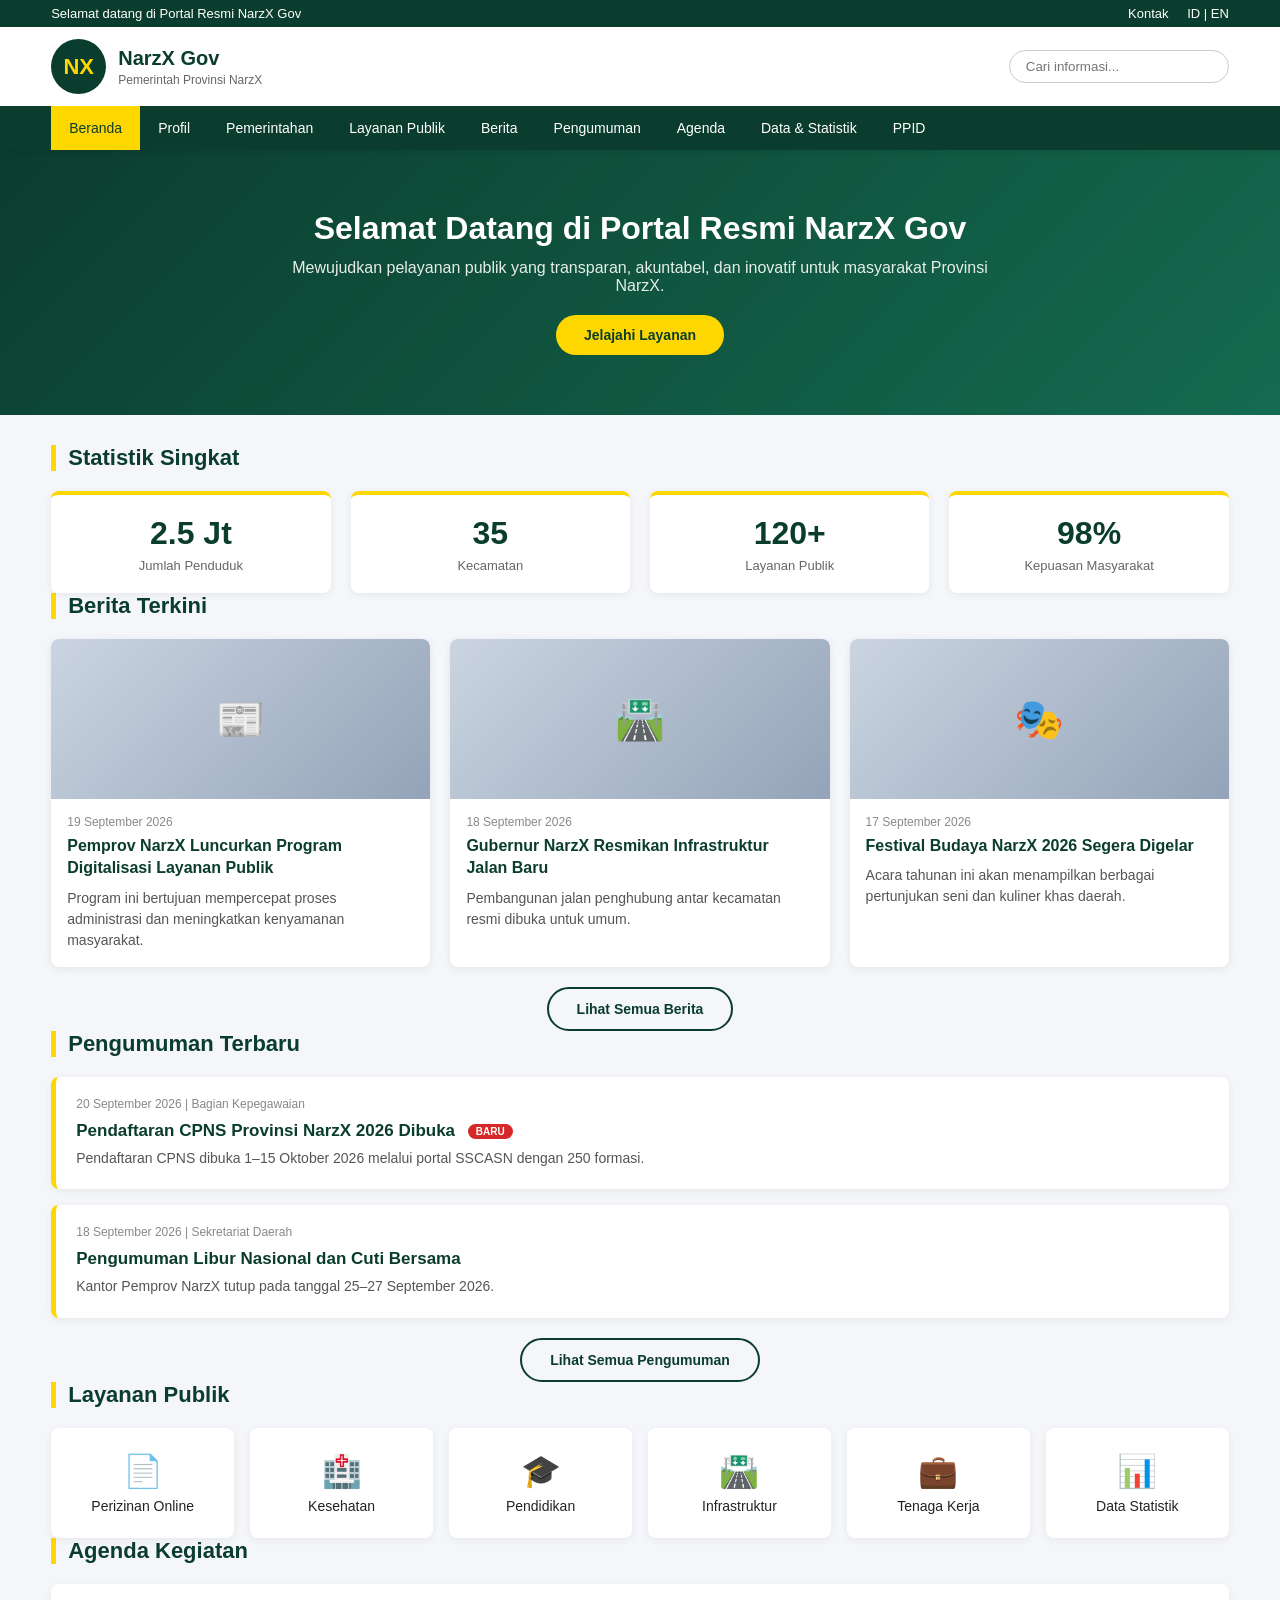
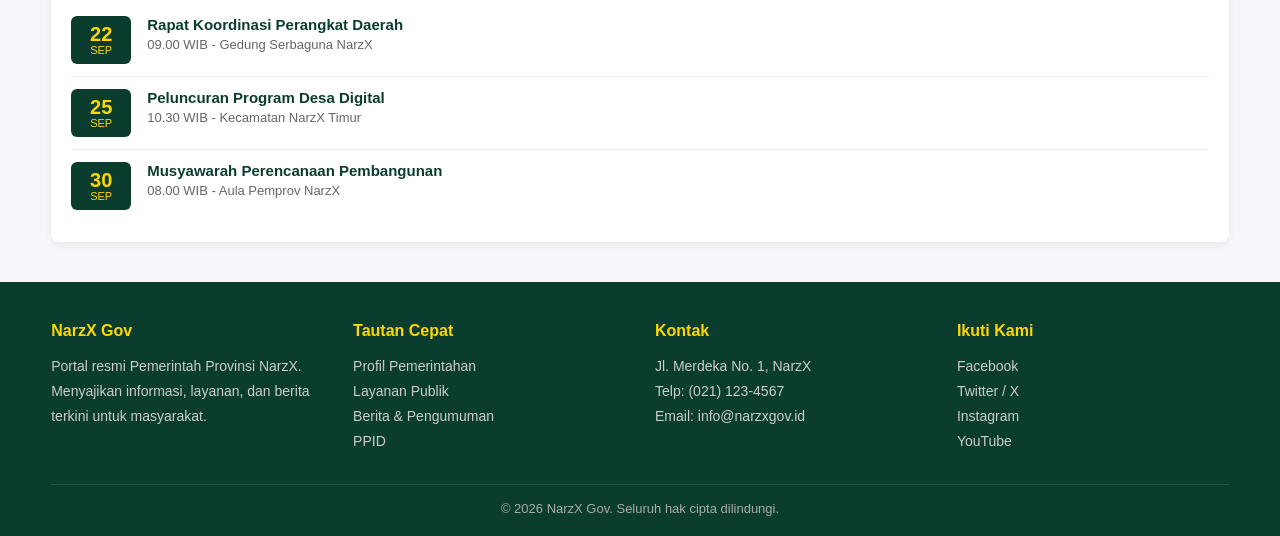
<file: index.html>
<!DOCTYPE html>
<html lang="id">
<head>
<meta charset="UTF-8">
<meta name="viewport" content="width=device-width, initial-scale=1.0">
<title>NarzX Gov - Portal Resmi Pemerintah Provinsi</title>
<style>
* { margin: 0; padding: 0; box-sizing: border-box; font-family: 'Segoe UI', Arial, sans-serif; }
body { background: #f4f6f9; color: #222; }
a { color: inherit; }

.topbar { background: #0b3d2e; color: #fff; font-size: 13px; padding: 6px 0; }
.topbar .container { display: flex; justify-content: space-between; align-items: center; flex-wrap: wrap; }
.topbar a { color: #fff; text-decoration: none; margin-left: 15px; cursor: pointer; }
.topbar a:hover { color: #ffd700; }

header { background: #fff; box-shadow: 0 2px 6px rgba(0,0,0,0.08); position: sticky; top: 0; z-index: 100; }
.header-main { display: flex; align-items: center; justify-content: space-between; padding: 12px 0; gap: 10px; flex-wrap: wrap; }
.logo-area { display: flex; align-items: center; gap: 12px; text-decoration: none; cursor: pointer; }
.logo-box { width: 55px; height: 55px; background: #0b3d2e; border-radius: 50%; display: flex; align-items: center; justify-content: center; color: #ffd700; font-weight: bold; font-size: 22px; }
.logo-text h1 { font-size: 20px; color: #0b3d2e; line-height: 1.2; }
.logo-text span { font-size: 12px; color: #666; }
.search-box { position: relative; }
.search-box input { border: 1px solid #ccc; border-radius: 20px; padding: 8px 16px; outline: none; width: 220px; }
.search-box input:focus { border-color: #0b3d2e; }

nav { background: #0b3d2e; }
nav ul { list-style: none; display: flex; flex-wrap: wrap; }
nav ul li a { display: block; color: #fff; text-decoration: none; padding: 14px 18px; font-size: 14px; font-weight: 500; transition: background 0.2s, color 0.2s; cursor: pointer; }
nav ul li a:hover, nav ul li a.active { background: #ffd700; color: #0b3d2e; }
.menu-toggle { display: none; background: #0b3d2e; color: #ffd700; border: none; font-size: 22px; padding: 12px 16px; cursor: pointer; width: 100%; text-align: left; }

.container { width: 92%; max-width: 1200px; margin: 0 auto; }

.hero { background: linear-gradient(135deg, #0b3d2e 0%, #146b4f 100%); color: #fff; padding: 60px 0; text-align: center; margin-bottom: 30px; }
.hero h2 { font-size: 32px; margin-bottom: 12px; }
.hero p { font-size: 16px; opacity: 0.9; max-width: 700px; margin: 0 auto 20px; }
.btn { display: inline-block; background: #ffd700; color: #0b3d2e; padding: 12px 28px; border-radius: 30px; text-decoration: none; font-weight: bold; border: none; cursor: pointer; font-size: 14px; transition: transform 0.2s; }
.btn:hover { transform: scale(1.05); }
.btn-outline { background: transparent; color: #0b3d2e; border: 2px solid #0b3d2e; }
.btn-outline:hover { background: #0b3d2e; color: #ffd700; }

section.halaman { display: none; margin-bottom: 40px; }
section.halaman.aktif { display: block; }
.section-title { font-size: 22px; color: #0b3d2e; border-left: 5px solid #ffd700; padding-left: 12px; margin-bottom: 20px; }

.grid-2 { display: grid; grid-template-columns: repeat(auto-fit, minmax(320px, 1fr)); gap: 20px; }
.grid-3 { display: grid; grid-template-columns: repeat(auto-fit, minmax(280px, 1fr)); gap: 20px; }
.grid-4 { display: grid; grid-template-columns: repeat(auto-fit, minmax(200px, 1fr)); gap: 20px; }

.card { background: #fff; border-radius: 8px; overflow: hidden; box-shadow: 0 2px 8px rgba(0,0,0,0.08); transition: transform 0.2s, box-shadow 0.2s; display: flex; flex-direction: column; }
.card:hover { transform: translateY(-4px); box-shadow: 0 6px 16px rgba(0,0,0,0.12); }
.card-img { height: 160px; background: linear-gradient(135deg, #cbd5e1, #94a3b8); display: flex; align-items: center; justify-content: center; color: #fff; font-size: 40px; }
.card-body { padding: 16px; }
.card-body .date { font-size: 12px; color: #888; margin-bottom: 6px; }
.card-body h3 { font-size: 16px; color: #0b3d2e; margin-bottom: 8px; line-height: 1.4; }
.card-body h3 a { text-decoration: none; cursor: pointer; }
.card-body h3 a:hover { color: #146b4f; }
.card-body p { font-size: 14px; color: #555; line-height: 1.5; }

.layanan-grid { display: grid; grid-template-columns: repeat(auto-fit, minmax(150px, 1fr)); gap: 16px; }
.layanan-item { background: #fff; border-radius: 8px; padding: 24px 12px; text-align: center; box-shadow: 0 2px 8px rgba(0,0,0,0.06); transition: background 0.2s, color 0.2s; cursor: pointer; text-decoration: none; color: inherit; display: block; }
.layanan-item:hover { background: #0b3d2e; color: #fff; }
.layanan-item .icon { font-size: 32px; margin-bottom: 8px; }
.layanan-item p { font-size: 14px; font-weight: 500; }

.agenda-list { background: #fff; border-radius: 8px; padding: 20px; box-shadow: 0 2px 8px rgba(0,0,0,0.06); }
.agenda-item { display: flex; gap: 16px; padding: 12px 0; border-bottom: 1px solid #eee; }
.agenda-item:last-child { border-bottom: none; }
.agenda-date { background: #0b3d2e; color: #ffd700; border-radius: 6px; padding: 8px 12px; text-align: center; min-width: 60px; }
.agenda-date .day { font-size: 20px; font-weight: bold; line-height: 1; }
.agenda-date .month { font-size: 11px; }
.agenda-info h4 { font-size: 15px; color: #0b3d2e; margin-bottom: 4px; }
.agenda-info p { font-size: 13px; color: #666; }

.stat-card { background: #fff; padding: 20px; border-radius: 8px; text-align: center; box-shadow: 0 2px 8px rgba(0,0,0,0.06); border-top: 4px solid #ffd700; }
.stat-card .num { font-size: 32px; font-weight: bold; color: #0b3d2e; margin-bottom: 6px; }
.stat-card .label { font-size: 13px; color: #666; }

.form-group { margin-bottom: 16px; }
.form-group label { display: block; margin-bottom: 6px; font-size: 14px; color: #0b3d2e; font-weight: 500; }
.form-group input, .form-group textarea, .form-group select { width: 100%; padding: 10px 14px; border: 1px solid #ccc; border-radius: 6px; font-size: 14px; outline: none; font-family: inherit; }
.form-group input:focus, .form-group textarea:focus, .form-group select:focus { border-color: #0b3d2e; }
.form-card { background: #fff; padding: 24px; border-radius: 8px; box-shadow: 0 2px 8px rgba(0,0,0,0.06); }

table { width: 100%; border-collapse: collapse; background: #fff; border-radius: 8px; overflow: hidden; box-shadow: 0 2px 8px rgba(0,0,0,0.06); }
table th, table td { padding: 12px 14px; text-align: left; font-size: 14px; border-bottom: 1px solid #eee; }
table th { background: #0b3d2e; color: #ffd700; font-weight: 600; }
table tr:hover td { background: #f9fafb; }

.bar-chart { display: flex; align-items: flex-end; justify-content: space-around; height: 240px; background: #fff; padding: 20px; border-radius: 8px; box-shadow: 0 2px 8px rgba(0,0,0,0.06); }
.bar-item { flex: 1; max-width: 60px; margin: 0 8px; text-align: center; }
.bar { background: linear-gradient(180deg, #146b4f, #0b3d2e); border-radius: 6px 6px 0 0; margin: 0 auto; transition: height 0.8s ease; }
.bar-item .val { font-size: 12px; color: #0b3d2e; font-weight: bold; margin-bottom: 4px; }
.bar-item .lbl { font-size: 12px; color: #666; margin-top: 6px; }

.pengumuman-list { display: flex; flex-direction: column; gap: 16px; }
.pengumuman-item { background: #fff; border-radius: 8px; padding: 20px; box-shadow: 0 2px 8px rgba(0,0,0,0.06); border-left: 5px solid #ffd700; transition: transform 0.2s; }
.pengumuman-item:hover { transform: translateX(4px); }
.pengumuman-item h3 { color: #0b3d2e; font-size: 17px; margin-bottom: 6px; }
.pengumuman-item .meta { font-size: 12px; color: #888; margin-bottom: 10px; }
.pengumuman-item p { font-size: 14px; color: #555; line-height: 1.6; }
.pengumuman-item .label-baru { display: inline-block; background: #d62828; color: #fff; font-size: 10px; padding: 2px 8px; border-radius: 10px; margin-left: 8px; vertical-align: middle; font-weight: bold; }

#searchResults { position: absolute; top: 110%; right: 0; width: 380px; max-width: 92vw; background: #fff; border-radius: 10px; box-shadow: 0 8px 24px rgba(0,0,0,0.15); max-height: 420px; overflow-y: auto; display: none; z-index: 999; border: 1px solid #eee; }
.search-item { display: flex; gap: 12px; padding: 12px 14px; text-decoration: none; color: #222; border-bottom: 1px solid #f1f1f1; align-items: flex-start; transition: background 0.15s; cursor: pointer; }
.search-item:last-child { border-bottom: none; }
.search-item:hover { background: #f4f6f9; }
.search-icon { font-size: 22px; line-height: 1; flex-shrink: 0; }
.search-info { display: flex; flex-direction: column; min-width: 0; }
.search-info strong { font-size: 14px; color: #0b3d2e; line-height: 1.4; word-break: break-word; }
.search-info span { font-size: 12px; color: #666; margin-top: 3px; line-height: 1.4; word-break: break-word; }
.search-info mark { background: #ffd700; color: #0b3d2e; padding: 0 2px; border-radius: 2px; }
.search-more { display: block; padding: 12px 14px; text-align: center; font-size: 13px; color: #0b3d2e; font-weight: bold; background: #f9fafb; border-top: 1px solid #eee; cursor: pointer; }

.filter-bar { display: flex; flex-wrap: wrap; gap: 8px; margin-bottom: 20px; }
.filter-btn { background: #fff; border: 1px solid #ccc; color: #0b3d2e; padding: 8px 16px; border-radius: 20px; cursor: pointer; font-size: 13px; font-weight: 500; transition: all 0.2s; }
.filter-btn:hover { border-color: #0b3d2e; }
.filter-btn.active { background: #0b3d2e; color: #ffd700; border-color: #0b3d2e; }

.breadcrumb { background: #fff; padding: 12px 0; border-bottom: 1px solid #eee; font-size: 13px; color: #666; margin-bottom: 30px; }
.breadcrumb a { color: #0b3d2e; text-decoration: none; cursor: pointer; }
.breadcrumb a:hover { text-decoration: underline; }

footer { background: #0b3d2e; color: #ddd; padding: 40px 0 20px; margin-top: 40px; }
.footer-grid { display: grid; grid-template-columns: repeat(auto-fit, minmax(220px, 1fr)); gap: 30px; margin-bottom: 30px; }
.footer-col h4 { color: #ffd700; margin-bottom: 14px; font-size: 16px; }
.footer-col p, .footer-col a { font-size: 14px; color: #ccc; text-decoration: none; line-height: 1.8; display: block; cursor: pointer; }
.footer-col a:hover { color: #ffd700; }
.footer-bottom { border-top: 1px solid #1a5a45; padding-top: 16px; text-align: center; font-size: 13px; color: #aaa; }

@media (max-width: 768px) {
  .menu-toggle { display: block; }
  nav ul { display: none; flex-direction: column; }
  nav ul.open { display: flex; }
  nav ul li a { border-top: 1px solid #1a5a45; }
  .hero h2 { font-size: 24px; }
  .search-box input { width: 100%; }
}
</style>
</head>
<body>

<div class="topbar">
  <div class="container">
    <span>Selamat datang di Portal Resmi NarzX Gov</span>
    <div>
      <a data-nav="kontak">Kontak</a>
      <a onclick="alert('Fitur ganti bahasa (demo).')">ID | EN</a>
    </div>
  </div>
</div>

<header>
  <div class="container header-main">
    <a class="logo-area" data-nav="beranda">
      <div class="logo-box">NX</div>
      <div class="logo-text">
        <h1>NarzX Gov</h1>
        <span>Pemerintah Provinsi NarzX</span>
      </div>
    </a>
    <div class="search-box">
      <input type="text" placeholder="Cari informasi...">
      <div id="searchResults"></div>
    </div>
  </div>
  <button class="menu-toggle">☰ Menu</button>
  <nav>
    <div class="container">
      <ul>
        <li><a data-nav="beranda" class="active">Beranda</a></li>
        <li><a data-nav="profil">Profil</a></li>
        <li><a data-nav="pemerintahan">Pemerintahan</a></li>
        <li><a data-nav="layanan">Layanan Publik</a></li>
        <li><a data-nav="berita">Berita</a></li>
        <li><a data-nav="pengumuman">Pengumuman</a></li>
        <li><a data-nav="agenda">Agenda</a></li>
        <li><a data-nav="data">Data & Statistik</a></li>
        <li><a data-nav="ppid">PPID</a></li>
      </ul>
    </div>
  </nav>
</header>

<!-- BERANDA -->
<section class="halaman aktif" id="page-beranda">
  <div class="hero">
    <div class="container">
      <h2>Selamat Datang di Portal Resmi NarzX Gov</h2>
      <p>Mewujudkan pelayanan publik yang transparan, akuntabel, dan inovatif untuk masyarakat Provinsi NarzX.</p>
      <a class="btn" data-nav="layanan">Jelajahi Layanan</a>
    </div>
  </div>
  <div class="container">
    <section>
      <h2 class="section-title">Statistik Singkat</h2>
      <div class="grid-4">
        <div class="stat-card"><div class="num">2.5 Jt</div><div class="label">Jumlah Penduduk</div></div>
        <div class="stat-card"><div class="num">35</div><div class="label">Kecamatan</div></div>
        <div class="stat-card"><div class="num">120+</div><div class="label">Layanan Publik</div></div>
        <div class="stat-card"><div class="num">98%</div><div class="label">Kepuasan Masyarakat</div></div>
      </div>
    </section>
    <section>
      <h2 class="section-title">Berita Terkini</h2>
      <div class="grid-3">
        <div class="card"><div class="card-img">📰</div><div class="card-body"><div class="date">19 September 2026</div><h3><a data-berita="1">Pemprov NarzX Luncurkan Program Digitalisasi Layanan Publik</a></h3><p>Program ini bertujuan mempercepat proses administrasi dan meningkatkan kenyamanan masyarakat.</p></div></div>
        <div class="card"><div class="card-img">🛣️</div><div class="card-body"><div class="date">18 September 2026</div><h3><a data-berita="2">Gubernur NarzX Resmikan Infrastruktur Jalan Baru</a></h3><p>Pembangunan jalan penghubung antar kecamatan resmi dibuka untuk umum.</p></div></div>
        <div class="card"><div class="card-img">🎭</div><div class="card-body"><div class="date">17 September 2026</div><h3><a data-berita="3">Festival Budaya NarzX 2026 Segera Digelar</a></h3><p>Acara tahunan ini akan menampilkan berbagai pertunjukan seni dan kuliner khas daerah.</p></div></div>
      </div>
      <div style="text-align:center;margin-top:20px;"><a class="btn btn-outline" data-nav="berita">Lihat Semua Berita</a></div>
    </section>
    <section>
      <h2 class="section-title">Pengumuman Terbaru</h2>
      <div class="pengumuman-list">
        <div class="pengumuman-item"><div class="meta">20 September 2026 | Bagian Kepegawaian</div><h3>Pendaftaran CPNS Provinsi NarzX 2026 Dibuka <span class="label-baru">BARU</span></h3><p>Pendaftaran CPNS dibuka 1–15 Oktober 2026 melalui portal SSCASN dengan 250 formasi.</p></div>
        <div class="pengumuman-item"><div class="meta">18 September 2026 | Sekretariat Daerah</div><h3>Pengumuman Libur Nasional dan Cuti Bersama</h3><p>Kantor Pemprov NarzX tutup pada tanggal 25–27 September 2026.</p></div>
      </div>
      <div style="text-align:center;margin-top:20px;"><a class="btn btn-outline" data-nav="pengumuman">Lihat Semua Pengumuman</a></div>
    </section>
    <section>
      <h2 class="section-title">Layanan Publik</h2>
      <div class="layanan-grid">
        <a class="layanan-item" data-nav="layanan"><div class="icon">📄</div><p>Perizinan Online</p></a>
        <a class="layanan-item" data-nav="layanan"><div class="icon">🏥</div><p>Kesehatan</p></a>
        <a class="layanan-item" data-nav="layanan"><div class="icon">🎓</div><p>Pendidikan</p></a>
        <a class="layanan-item" data-nav="layanan"><div class="icon">🛣️</div><p>Infrastruktur</p></a>
        <a class="layanan-item" data-nav="layanan"><div class="icon">💼</div><p>Tenaga Kerja</p></a>
        <a class="layanan-item" data-nav="data"><div class="icon">📊</div><p>Data Statistik</p></a>
      </div>
    </section>
    <section>
      <h2 class="section-title">Agenda Kegiatan</h2>
      <div class="agenda-list">
        <div class="agenda-item"><div class="agenda-date"><div class="day">22</div><div class="month">SEP</div></div><div class="agenda-info"><h4>Rapat Koordinasi Perangkat Daerah</h4><p>09.00 WIB - Gedung Serbaguna NarzX</p></div></div>
        <div class="agenda-item"><div class="agenda-date"><div class="day">25</div><div class="month">SEP</div></div><div class="agenda-info"><h4>Peluncuran Program Desa Digital</h4><p>10.30 WIB - Kecamatan NarzX Timur</p></div></div>
        <div class="agenda-item"><div class="agenda-date"><div class="day">30</div><div class="month">SEP</div></div><div class="agenda-info"><h4>Musyawarah Perencanaan Pembangunan</h4><p>08.00 WIB - Aula Pemprov NarzX</p></div></div>
      </div>
    </section>
  </div>
</section>

<!-- PROFIL -->
<section class="halaman" id="page-profil">
  <div class="breadcrumb"><div class="container"><a data-nav="beranda">Beranda</a> &raquo; <span>Profil</span></div></div>
  <div class="container">
    <section>
      <h2 class="section-title">Profil Provinsi NarzX</h2>
      <div class="form-card">
        <p style="line-height:1.8;color:#444;">Provinsi NarzX merupakan salah satu provinsi yang terus berkembang dengan semangat inovasi dan pelayanan publik yang prima. Dengan jumlah penduduk sekitar 2,5 juta jiwa yang tersebar di 35 kecamatan, NarzX memiliki potensi besar di bidang pertanian, pariwisata, dan industri kreatif.</p>
        <br>
        <p style="line-height:1.8;color:#444;">Visi Provinsi NarzX adalah <strong>"Terwujudnya NarzX yang Maju, Mandiri, dan Sejahtera Berbasis Digital"</strong>. Visi ini dijabarkan dalam berbagai program pembangunan yang berfokus pada peningkatan kualitas sumber daya manusia, infrastruktur, dan ekonomi kerakyatan.</p>
      </div>
    </section>
    <section>
      <h2 class="section-title">Visi & Misi</h2>
      <div class="grid-2">
        <div class="form-card"><h3 style="color:#0b3d2e;margin-bottom:10px;">Visi</h3><p style="line-height:1.8;color:#444;">"Terwujudnya NarzX yang Maju, Mandiri, dan Sejahtera Berbasis Digital."</p></div>
        <div class="form-card"><h3 style="color:#0b3d2e;margin-bottom:10px;">Misi</h3><ul style="line-height:1.9;color:#444;padding-left:18px;"><li>Meningkatkan kualitas pelayanan publik berbasis teknologi.</li><li>Mengembangkan infrastruktur yang merata dan berkelanjutan.</li><li>Memberdayakan ekonomi kerakyatan dan UMKM.</li><li>Meningkatkan kualitas pendidikan dan kesehatan.</li><li>Melestarikan budaya dan lingkungan hidup.</li></ul></div>
      </div>
    </section>
    <section>
      <h2 class="section-title">Sejarah Singkat</h2>
      <div class="form-card"><p style="line-height:1.8;color:#444;">Provinsi NarzX dibentuk pada tahun 1965 sebagai bagian dari penataan wilayah administratif nasional. Sejak saat itu, NarzX terus mengalami perkembangan pesat di berbagai sektor, mulai dari pertanian, perdagangan, hingga pariwisata. Kini, NarzX dikenal sebagai salah satu provinsi dengan pertumbuhan ekonomi stabil dan indeks pembangunan manusia yang terus meningkat.</p></div>
    </section>
  </div>
</section>

<!-- PEMERINTAHAN -->
<section class="halaman" id="page-pemerintahan">
  <div class="breadcrumb"><div class="container"><a data-nav="beranda">Beranda</a> &raquo; <span>Pemerintahan</span></div></div>
  <div class="container">
    <section>
      <h2 class="section-title">Struktur Pemerintahan</h2>
      <div class="form-card"><p style="line-height:1.8;color:#444;">Pemerintah Provinsi NarzX dipimpin oleh seorang Gubernur dan Wakil Gubernur yang dibantu oleh Sekretaris Daerah serta sejumlah dinas dan badan.</p></div>
    </section>
    <section>
      <h2 class="section-title">Pejabat Utama</h2>
      <div class="grid-3">
        <div class="card"><div class="card-img">👤</div><div class="card-body"><h3>Dr. Andi Prasetyo, M.Si</h3><p><strong>Gubernur NarzX</strong></p></div></div>
        <div class="card"><div class="card-img">👤</div><div class="card-body"><h3>Dra. Siti Rahmawati, M.M</h3><p><strong>Wakil Gubernur NarzX</strong></p></div></div>
        <div class="card"><div class="card-img">👤</div><div class="card-body"><h3>Ir. Budi Santoso, M.T</h3><p><strong>Sekretaris Daerah</strong></p></div></div>
      </div>
    </section>
    <section>
      <h2 class="section-title">Dinas & Badan</h2>
      <div class="grid-2">
        <div class="form-card"><h3 style="color:#0b3d2e;margin-bottom:10px;">Dinas</h3><ul style="line-height:1.9;color:#444;padding-left:18px;"><li>Dinas Pendidikan</li><li>Dinas Kesehatan</li><li>Dinas Pekerjaan Umum</li><li>Dinas Sosial</li><li>Dinas Perhubungan</li><li>Dinas Lingkungan Hidup</li></ul></div>
        <div class="form-card"><h3 style="color:#0b3d2e;margin-bottom:10px;">Badan</h3><ul style="line-height:1.9;color:#444;padding-left:18px;"><li>Bappeda</li><li>Badan Kepegawaian Daerah</li><li>Badan Pengelola Keuangan Daerah</li><li>Badan Penanggulangan Bencana Daerah</li><li>Inspektorat Provinsi</li></ul></div>
      </div>
    </section>
  </div>
</section>

<!-- LAYANAN -->
<section class="halaman" id="page-layanan">
  <div class="breadcrumb"><div class="container"><a data-nav="beranda">Beranda</a> &raquo; <span>Layanan Publik</span></div></div>
  <div class="container">
    <section>
      <h2 class="section-title">Daftar Layanan</h2>
      <div class="layanan-grid">
        <div class="layanan-item"><div class="icon">📄</div><p>Perizinan Online</p></div>
        <div class="layanan-item"><div class="icon">🏥</div><p>Kesehatan</p></div>
        <div class="layanan-item"><div class="icon">🎓</div><p>Pendidikan</p></div>
        <div class="layanan-item"><div class="icon">🛣️</div><p>Infrastruktur</p></div>
        <div class="layanan-item"><div class="icon">💼</div><p>Tenaga Kerja</p></div>
        <div class="layanan-item"><div class="icon">📊</div><p>Data Statistik</p></div>
      </div>
    </section>
    <section>
      <h2 class="section-title">Formulir Permohonan Layanan</h2>
      <div class="form-card">
        <form id="layananForm">
          <div class="form-group"><label for="namaLayanan">Nama Lengkap</label><input type="text" id="namaLayanan" required placeholder="Masukkan nama lengkap"></div>
          <div class="form-group"><label for="jenisLayanan">Jenis Layanan</label><select id="jenisLayanan" required><option value="">-- Pilih Layanan --</option><option>Perizinan Online</option><option>Kesehatan</option><option>Pendidikan</option><option>Infrastruktur</option><option>Tenaga Kerja</option><option>Data Statistik</option></select></div>
          <div class="form-group"><label for="keterangan">Keterangan</label><textarea id="keterangan" rows="4" placeholder="Jelaskan keperluan Anda..."></textarea></div>
          <button type="submit" class="btn">Kirim Permohonan</button>
        </form>
        <div id="hasilLayanan"></div>
      </div>
    </section>
  </div>
</section>

<!-- BERITA -->
<section class="halaman" id="page-berita">
  <div class="breadcrumb"><div class="container"><a data-nav="beranda">Beranda</a> &raquo; <span>Berita</span></div></div>
  <div class="container">
    <section>
      <h2 class="section-title">Semua Berita</h2>
      <div class="filter-bar">
        <button class="filter-btn active" data-berita-filter="semua">Semua</button>
        <button class="filter-btn" data-berita-filter="pemerintahan">Pemerintahan</button>
        <button class="filter-btn" data-berita-filter="infrastruktur">Infrastruktur</button>
        <button class="filter-btn" data-berita-filter="budaya">Budaya</button>
        <button class="filter-btn" data-berita-filter="lingkungan">Lingkungan</button>
        <button class="filter-btn" data-berita-filter="ekonomi">Ekonomi</button>
        <button class="filter-btn" data-berita-filter="kesehatan">Kesehatan</button>
      </div>
      <div class="form-card" style="margin-bottom:20px;"><div class="form-group" style="margin-bottom:0;"><label for="beritaSearchInput">Cari berita</label><input type="text" id="beritaSearchInput" placeholder="Ketik kata kunci berita..."></div></div>
      <div id="beritaResultCount" style="font-size:13px;color:#666;margin-bottom:14px;"></div>
      <div class="grid-3" id="beritaGrid">
        <div class="card" data-kategori="pemerintahan" data-judul="pemprov narzx luncurkan program digitalisasi layanan publik" data-ringkas="program ini bertujuan mempercepat proses administrasi dan meningkatkan kenyamanan masyarakat."><div class="card-img">📰</div><div class="card-body"><div class="date">19 September 2026</div><h3><a data-berita="1">Pemprov NarzX Luncurkan Program Digitalisasi Layanan Publik</a></h3><p>Program ini bertujuan mempercepat proses administrasi dan meningkatkan kenyamanan masyarakat.</p></div></div>
        <div class="card" data-kategori="infrastruktur" data-judul="gubernur narzx resmikan infrastruktur jalan baru" data-ringkas="pembangunan jalan penghubung antar kecamatan resmi dibuka untuk umum."><div class="card-img">🛣️</div><div class="card-body"><div class="date">18 September 2026</div><h3><a data-berita="2">Gubernur NarzX Resmikan Infrastruktur Jalan Baru</a></h3><p>Pembangunan jalan penghubung antar kecamatan resmi dibuka untuk umum.</p></div></div>
        <div class="card" data-kategori="budaya" data-judul="festival budaya narzx 2026 segera digelar" data-ringkas="acara tahunan ini akan menampilkan berbagai pertunjukan seni dan kuliner khas daerah."><div class="card-img">🎭</div><div class="card-body"><div class="date">17 September 2026</div><h3><a data-berita="3">Festival Budaya NarzX 2026 Segera Digelar</a></h3><p>Acara tahunan ini akan menampilkan berbagai pertunjukan seni dan kuliner khas daerah.</p></div></div>
        <div class="card" data-kategori="lingkungan" data-judul="program penghijauan di 35 kecamatan dimulai" data-ringkas="pemprov menargetkan penanaman 100.000 pohon dalam satu tahun."><div class="card-img">🌱</div><div class="card-body"><div class="date">15 September 2026</div><h3><a data-berita="4">Program Penghijauan di 35 Kecamatan Dimulai</a></h3><p>Pemprov menargetkan penanaman 100.000 pohon dalam satu tahun.</p></div></div>
        <div class="card" data-kategori="ekonomi" data-judul="pelatihan digital marketing untuk umkm" data-ringkas="ratusan pelaku umkm mengikuti pelatihan untuk meningkatkan penjualan online."><div class="card-img">💻</div><div class="card-body"><div class="date">14 September 2026</div><h3><a data-berita="5">Pelatihan Digital Marketing untuk UMKM</a></h3><p>Ratusan pelaku UMKM mengikuti pelatihan untuk meningkatkan penjualan online.</p></div></div>
        <div class="card" data-kategori="kesehatan" data-judul="puskesmas di narzx dapat alat kesehatan baru" data-ringkas="pemerintah provinsi menyalurkan bantuan alat kesehatan ke 35 puskesmas."><div class="card-img">🏥</div><div class="card-body"><div class="date">12 September 2026</div><h3><a data-berita="6">Puskesmas di NarzX Dapat Alat Kesehatan Baru</a></h3><p>Pemerintah Provinsi menyalurkan bantuan alat kesehatan ke 35 puskesmas.</p></div></div>
      </div>
      <div id="beritaEmpty" class="form-card" style="text-align:center;color:#666;display:none;margin-top:20px;"><div style="font-size:40px;margin-bottom:10px;">🔍</div><p>Tidak ada berita yang cocok dengan filter/pencarian Anda.</p></div>
    </section>
  </div>
</section>

<!-- BERITA DETAIL -->
<section class="halaman" id="page-berita-detail">
  <div class="breadcrumb"><div class="container"><a data-nav="beranda">Beranda</a> &raquo; <a data-nav="berita">Berita</a> &raquo; <span>Detail</span></div></div>
  <div class="container"><section><div class="form-card" id="beritaDetail"></div></section></div>
</section>

<!-- PENGUMUMAN -->
<section class="halaman" id="page-pengumuman">
  <div class="breadcrumb"><div class="container"><a data-nav="beranda">Beranda</a> &raquo; <span>Pengumuman</span></div></div>
  <div class="container">
    <section>
      <h2 class="section-title">Pengumuman Resmi</h2>
      <div class="form-card" style="margin-bottom:20px;"><div class="form-group" style="margin-bottom:0;"><label for="pengumumanSearchInput">Cari pengumuman</label><input type="text" id="pengumumanSearchInput" placeholder="Ketik kata kunci pengumuman..."></div></div>
      <div id="pengumumanResultCount" style="font-size:13px;color:#666;margin-bottom:14px;"></div>
      <div class="pengumuman-list" id="pengumumanList">
        <div class="pengumuman-item" data-judul="pendaftaran cpns provinsi narzx 2026 dibuka" data-ringkas="pendaftaran calon pegawai negeri sipil cpns provinsi narzx tahun 2026 dibuka pada 1 15 oktober 2026 melalui portal sscasn."><div class="meta">20 September 2026 | Bagian Kepegawaian</div><h3>Pendaftaran CPNS Provinsi NarzX 2026 Dibuka <span class="label-baru">BARU</span></h3><p>Pendaftaran Calon Pegawai Negeri Sipil (CPNS) Provinsi NarzX tahun 2026 dibuka pada 1–15 Oktober 2026 melalui portal SSCASN. Tersedia 250 formasi yang terdiri dari tenaga kesehatan, pendidikan, dan teknis.</p></div>
        <div class="pengumuman-item" data-judul="pengumuman libur nasional dan cuti bersama" data-ringkas="sehubungan dengan libur nasional dan cuti bersama kantor pemerintah provinsi narzx akan tutup pada tanggal 25 27 september 2026."><div class="meta">18 September 2026 | Sekretariat Daerah</div><h3>Pengumuman Libur Nasional dan Cuti Bersama <span class="label-baru">BARU</span></h3><p>Sehubungan dengan libur nasional dan cuti bersama, kantor Pemerintah Provinsi NarzX akan tutup pada tanggal 25–27 September 2026.</p></div>
        <div class="pengumuman-item" data-judul="hasil seleksi administrasi beasiswa narzx cerdas 2026" data-ringkas="berdasarkan hasil seleksi administrasi program beasiswa narzx cerdas 2026 berikut daftar nama peserta yang dinyatakan lolos."><div class="meta">16 September 2026 | Dinas Pendidikan</div><h3>Hasil Seleksi Administrasi Beasiswa NarzX Cerdas 2026</h3><p>Berdasarkan hasil seleksi administrasi program Beasiswa NarzX Cerdas 2026, berikut daftar nama peserta yang dinyatakan lolos dan berhak mengikuti tahap selanjutnya.</p></div>
        <div class="pengumuman-item" data-judul="pemeliharaan sistem layanan online" data-ringkas="dalam rangka peningkatan kualitas layanan sistem layanan online narzx gov akan dilakukan pemeliharaan pada 22 september 2026."><div class="meta">15 September 2026 | Dinas Kominfo</div><h3>Pemeliharaan Sistem Layanan Online</h3><p>Dalam rangka peningkatan kualitas layanan, sistem layanan online NarzX Gov akan dilakukan pemeliharaan pada 22 September 2026 pukul 00.00–04.00 WIB.</p></div>
        <div class="pengumuman-item" data-judul="penerimaan bantuan sosial tahap iii 2026" data-ringkas="pemerintah provinsi narzx membuka pendaftaran penerima bantuan sosial tahap iii tahun 2026."><div class="meta">10 September 2026 | Dinas Sosial</div><h3>Penerimaan Bantuan Sosial Tahap III 2026</h3><p>Pemerintah Provinsi NarzX membuka pendaftaran penerima bantuan sosial tahap III tahun 2026. Batas akhir pendaftaran 30 September 2026.</p></div>
        <div class="pengumuman-item" data-judul="larangan pembakaran lahan selama musim kemarau" data-ringkas="dalam rangka mencegah kebakaran hutan dan lahan selama musim kemarau masyarakat diminta untuk tidak melakukan pembakaran lahan."><div class="meta">5 September 2026 | Dinas Lingkungan Hidup</div><h3>Larangan Pembakaran Lahan Selama Musim Kemarau</h3><p>Dalam rangka mencegah kebakaran hutan dan lahan selama musim kemarau, masyarakat diminta untuk tidak melakukan pembakaran lahan.</p></div>
      </div>
      <div id="pengumumanEmpty" class="form-card" style="text-align:center;color:#666;display:none;margin-top:20px;"><div style="font-size:40px;margin-bottom:10px;">🔍</div><p>Tidak ada pengumuman yang cocok dengan pencarian Anda.</p></div>
    </section>
  </div>
</section>

<!-- PENCARIAN -->
<section class="halaman" id="page-pencarian">
  <div class="breadcrumb"><div class="container"><a data-nav="beranda">Beranda</a> &raquo; <span>Pencarian</span></div></div>
  <div class="container">
    <section>
      <h2 class="section-title">Pencarian</h2>
      <div class="form-card" style="margin-bottom:20px;"><div class="form-group" style="margin-bottom:0;"><label for="fullSearchInput">Kata kunci</label><input type="text" id="fullSearchInput" placeholder="Ketik untuk mencari berita, pengumuman, layanan, agenda..."></div></div>
      <div class="filter-bar">
        <button class="filter-btn active" data-filter="semua">Semua</button>
        <button class="filter-btn" data-filter="berita">Berita</button>
        <button class="filter-btn" data-filter="pengumuman">Pengumuman</button>
        <button class="filter-btn" data-filter="agenda">Agenda</button>
        <button class="filter-btn" data-filter="layanan">Layanan</button>
        <button class="filter-btn" data-filter="halaman">Halaman</button>
      </div>
      <div id="resultCount" style="font-size:13px;color:#666;margin-bottom:14px;"></div>
      <div class="grid-3" id="fullSearchResults"></div>
    </section>
  </div>
</section>

<!-- AGENDA -->
<section class="halaman" id="page-agenda">
  <div class="breadcrumb"><div class="container"><a data-nav="beranda">Beranda</a> &raquo; <span>Agenda</span></div></div>
  <div class="container">
    <section>
      <h2 class="section-title">Agenda Kegiatan</h2>
      <div class="agenda-list">
        <div class="agenda-item"><div class="agenda-date"><div class="day">22</div><div class="month">SEP</div></div><div class="agenda-info"><h4>Rapat Koordinasi Perangkat Daerah</h4><p>09.00 WIB - Gedung Serbaguna NarzX</p></div></div>
        <div class="agenda-item"><div class="agenda-date"><div class="day">25</div><div class="month">SEP</div></div><div class="agenda-info"><h4>Peluncuran Program Desa Digital</h4><p>10.30 WIB - Kecamatan NarzX Timur</p></div></div>
        <div class="agenda-item"><div class="agenda-date"><div class="day">30</div><div class="month">SEP</div></div><div class="agenda-info"><h4>Musyawarah Perencanaan Pembangunan</h4><p>08.00 WIB - Aula Pemprov NarzX</p></div></div>
        <div class="agenda-item"><div class="agenda-date"><div class="day">05</div><div class="month">OKT</div></div><div class="agenda-info"><h4>Festival Budaya NarzX 2026</h4><p>15.00 WIB - Alun-Alun Kota NarzX</p></div></div>
        <div class="agenda-item"><div class="agenda-date"><div class="day">12</div><div class="month">OKT</div></div><div class="agenda-info"><h4>Pelatihan UMKM Digital</h4><p>08.00 WIB - Balai Diklat NarzX</p></div></div>
      </div>
    </section>
  </div>
</section>

<!-- DATA -->
<section class="halaman" id="page-data">
  <div class="breadcrumb"><div class="container"><a data-nav="beranda">Beranda</a> &raquo; <span>Data & Statistik</span></div></div>
  <div class="container">
    <section>
      <h2 class="section-title">Ringkasan Statistik</h2>
      <div class="grid-4">
        <div class="stat-card"><div class="num">2.5 Jt</div><div class="label">Jumlah Penduduk</div></div>
        <div class="stat-card"><div class="num">35</div><div class="label">Kecamatan</div></div>
        <div class="stat-card"><div class="num">120+</div><div class="label">Layanan Publik</div></div>
        <div class="stat-card"><div class="num">98%</div><div class="label">Kepuasan Masyarakat</div></div>
      </div>
    </section>
    <section>
      <h2 class="section-title">Pertumbuhan Ekonomi (2021–2026)</h2>
      <div class="bar-chart" id="barChart">
        <div class="bar-item"><div class="val">4.2%</div><div class="bar" data-height="42" style="height:0%;"></div><div class="lbl">2021</div></div>
        <div class="bar-item"><div class="val">5.1%</div><div class="bar" data-height="51" style="height:0%;"></div><div class="lbl">2022</div></div>
        <div class="bar-item"><div class="val">5.8%</div><div class="bar" data-height="58" style="height:0%;"></div><div class="lbl">2023</div></div>
        <div class="bar-item"><div class="val">6.3%</div><div class="bar" data-height="63" style="height:0%;"></div><div class="lbl">2024</div></div>
        <div class="bar-item"><div class="val">6.8%</div><div class="bar" data-height="68" style="height:0%;"></div><div class="lbl">2025</div></div>
        <div class="bar-item"><div class="val">7.2%</div><div class="bar" data-height="72" style="height:0%;"></div><div class="lbl">2026</div></div>
      </div>
    </section>
    <section>
      <h2 class="section-title">Data per Kecamatan</h2>
      <table>
        <thead><tr><th>No</th><th>Kecamatan</th><th>Penduduk</th><th>Luas (km²)</th><th>Kepadatan</th></tr></thead>
        <tbody>
          <tr><td>1</td><td>NarzX Kota</td><td>450.000</td><td>120</td><td>3.750</td></tr>
          <tr><td>2</td><td>NarzX Timur</td><td>320.000</td><td>200</td><td>1.600</td></tr>
          <tr><td>3</td><td>NarzX Barat</td><td>280.000</td><td>180</td><td>1.555</td></tr>
          <tr><td>4</td><td>NarzX Utara</td><td>210.000</td><td>150</td><td>1.400</td></tr>
          <tr><td>5</td><td>NarzX Selatan</td><td>190.000</td><td>160</td><td>1.187</td></tr>
        </tbody>
      </table>
    </section>
  </div>
</section>

<!-- PPID -->
<section class="halaman" id="page-ppid">
  <div class="breadcrumb"><div class="container"><a data-nav="beranda">Beranda</a> &raquo; <span>PPID</span></div></div>
  <div class="container">
    <section>
      <h2 class="section-title">PPID Provinsi NarzX</h2>
      <div class="form-card"><p style="line-height:1.8;color:#444;">Pejabat Pengelola Informasi dan Dokumentasi (PPID) Provinsi NarzX bertugas menyediakan, melayani, dan mendokumentasikan informasi publik sesuai dengan Undang-Undang Nomor 14 Tahun 2008 tentang Keterbukaan Informasi Publik.</p></div>
    </section>
    <section>
      <h2 class="section-title">Klasifikasi Informasi</h2>
      <div class="grid-2">
        <div class="form-card"><h3 style="color:#0b3d2e;margin-bottom:10px;">Informasi Berkala</h3><ul style="line-height:1.9;color:#444;padding-left:18px;"><li>Laporan Keuangan Tahunan</li><li>Laporan Kinerja Instansi</li><li>Profil dan Struktur Organisasi</li><li>Program dan Kegiatan</li></ul></div>
        <div class="form-card"><h3 style="color:#0b3d2e;margin-bottom:10px;">Informasi Serta Merta</h3><ul style="line-height:1.9;color:#444;padding-left:18px;"><li>Informasi Bencana Alam</li><li>Keadaan Darurat</li><li>Pengumuman Penting</li><li>Informasi yang Mengancam Publik</li></ul></div>
        <div class="form-card"><h3 style="color:#0b3d2e;margin-bottom:10px;">Informasi Setiap Saat</h3><ul style="line-height:1.9;color:#444;padding-left:18px;"><li>Daftar Informasi Publik</li><li>Regulasi dan Kebijakan</li><li>Data Statistik Sektoral</li><li>Hasil Penelitian dan Kajian</li></ul></div>
        <div class="form-card"><h3 style="color:#0b3d2e;margin-bottom:10px;">Informasi Dikecualikan</h3><ul style="line-height:1.9;color:#444;padding-left:18px;"><li>Informasi yang Berkaitan dengan Rahasia Negara</li><li>Informasi yang Berkaitan dengan Data Pribadi</li><li>Informasi yang Berkaitan dengan Rahasia Dagang</li></ul></div>
      </div>
    </section>
    <section>
      <h2 class="section-title">Permohonan Informasi</h2>
      <div class="form-card">
        <p style="line-height:1.8;color:#444;margin-bottom:14px;">Silakan ajukan permohonan informasi publik melalui halaman <a data-nav="kontak" style="color:#0b3d2e;font-weight:bold;cursor:pointer;">Kontak</a>, atau datang langsung ke kantor PPID Provinsi NarzX.</p>
        <a class="btn" data-nav="kontak">Ajukan Permohonan</a>
      </div>
    </section>
  </div>
</section>

<!-- KONTAK -->
<section class="halaman" id="page-kontak">
  <div class="breadcrumb"><div class="container"><a data-nav="beranda">Beranda</a> &raquo; <span>Kontak</span></div></div>
  <div class="container">
    <section>
      <h2 class="section-title">Hubungi Kami</h2>
      <div class="grid-2">
        <div class="form-card">
          <h3 style="color:#0b3d2e;margin-bottom:14px;">Informasi Kontak</h3>
          <p style="line-height:2;color:#444;">
            <strong>Alamat:</strong><br>Jl. Merdeka No. 1, NarzX<br><br>
            <strong>Telepon:</strong><br>(021) 123-4567<br><br>
            <strong>Email:</strong><br>info@narzxgov.id<br><br>
            <strong>Jam Layanan:</strong><br>Senin – Jumat, 08.00 – 16.00 WIB
          </p>
        </div>
        <div class="form-card">
          <h3 style="color:#0b3d2e;margin-bottom:14px;">Kirim Pesan</h3>
          <form id="contactForm">
            <div class="form-group"><label for="nama">Nama</label><input type="text" id="nama" required placeholder="Nama lengkap"></div>
            <div class="form-group"><label for="email">Email</label><input type="email" id="email" required placeholder="email@contoh.com"></div>
            <div class="form-group"><label for="pesan">Pesan</label><textarea id="pesan" rows="5" required placeholder="Tulis pesan Anda..."></textarea></div>
            <button type="submit" class="btn">Kirim Pesan</button>
          </form>
        </div>
      </div>
    </section>
  </div>
</section>

<footer>
  <div class="container">
    <div class="footer-grid">
      <div class="footer-col"><h4>NarzX Gov</h4><p>Portal resmi Pemerintah Provinsi NarzX. Menyajikan informasi, layanan, dan berita terkini untuk masyarakat.</p></div>
      <div class="footer-col"><h4>Tautan Cepat</h4><a data-nav="profil">Profil Pemerintahan</a><a data-nav="layanan">Layanan Publik</a><a data-nav="berita">Berita & Pengumuman</a><a data-nav="ppid">PPID</a></div>
      <div class="footer-col"><h4>Kontak</h4><p>Jl. Merdeka No. 1, NarzX</p><p>Telp: (021) 123-4567</p><p>Email: info@narzxgov.id</p></div>
      <div class="footer-col"><h4>Ikuti Kami</h4><a onclick="alert('Demo link.')">Facebook</a><a onclick="alert('Demo link.')">Twitter / X</a><a onclick="alert('Demo link.')">Instagram</a><a onclick="alert('Demo link.')">YouTube</a></div>
    </div>
    <div class="footer-bottom">&copy; 2026 NarzX Gov. Seluruh hak cipta dilindungi.</div>
  </div>
</footer>

<script>
/* ============ DATA ============ */
var SITE_INDEX = [
  { tipe:'berita', judul:'Pemprov NarzX Luncurkan Program Digitalisasi Layanan Publik', ringkas:'Program ini bertujuan mempercepat proses administrasi dan meningkatkan kenyamanan masyarakat.', url:'#berita-1', tanggal:'19 September 2026', ikon:'📰' },
  { tipe:'berita', judul:'Gubernur NarzX Resmikan Infrastruktur Jalan Baru', ringkas:'Pembangunan jalan penghubung antar kecamatan resmi dibuka untuk umum.', url:'#berita-2', tanggal:'18 September 2026', ikon:'🛣️' },
  { tipe:'berita', judul:'Festival Budaya NarzX 2026 Segera Digelar', ringkas:'Acara tahunan ini akan menampilkan berbagai pertunjukan seni dan kuliner khas daerah.', url:'#berita-3', tanggal:'17 September 2026', ikon:'🎭' },
  { tipe:'berita', judul:'Program Penghijauan di 35 Kecamatan Dimulai', ringkas:'Pemprov menargetkan penanaman 100.000 pohon dalam satu tahun.', url:'#berita-4', tanggal:'15 September 2026', ikon:'🌱' },
  { tipe:'berita', judul:'Pelatihan Digital Marketing untuk UMKM', ringkas:'Ratusan pelaku UMKM mengikuti pelatihan untuk meningkatkan penjualan online.', url:'#berita-5', tanggal:'14 September 2026', ikon:'💻' },
  { tipe:'berita', judul:'Puskesmas di NarzX Dapat Alat Kesehatan Baru', ringkas:'Pemerintah Provinsi menyalurkan bantuan alat kesehatan ke 35 puskesmas.', url:'#berita-6', tanggal:'12 September 2026', ikon:'🏥' },
  { tipe:'pengumuman', judul:'Pendaftaran CPNS Provinsi NarzX 2026 Dibuka', ringkas:'Pendaftaran dibuka 1–15 Oktober 2026 melalui portal SSCASN. Tersedia 250 formasi.', url:'#pengumuman', tanggal:'20 September 2026', ikon:'📢' },
  { tipe:'pengumuman', judul:'Pengumuman Libur Nasional dan Cuti Bersama', ringkas:'Kantor Pemprov NarzX tutup pada tanggal 25–27 September 2026.', url:'#pengumuman', tanggal:'18 September 2026', ikon:'📢' },
  { tipe:'pengumuman', judul:'Hasil Seleksi Administrasi Beasiswa NarzX Cerdas 2026', ringkas:'Daftar nama peserta yang lolos seleksi administrasi beasiswa.', url:'#pengumuman', tanggal:'16 September 2026', ikon:'📢' },
  { tipe:'pengumuman', judul:'Pemeliharaan Sistem Layanan Online', ringkas:'Layanan online tidak dapat diakses sementara pada 22 September 2026.', url:'#pengumuman', tanggal:'15 September 2026', ikon:'📢' },
  { tipe:'agenda', judul:'Rapat Koordinasi Perangkat Daerah', ringkas:'09.00 WIB - Gedung Serbaguna NarzX', url:'#agenda', tanggal:'22 September 2026', ikon:'📅' },
  { tipe:'agenda', judul:'Peluncuran Program Desa Digital', ringkas:'10.30 WIB - Kecamatan NarzX Timur', url:'#agenda', tanggal:'25 September 2026', ikon:'📅' },
  { tipe:'agenda', judul:'Musyawarah Perencanaan Pembangunan', ringkas:'08.00 WIB - Aula Pemprov NarzX', url:'#agenda', tanggal:'30 September 2026', ikon:'📅' },
  { tipe:'agenda', judul:'Festival Budaya NarzX 2026', ringkas:'15.00 WIB - Alun-Alun Kota NarzX', url:'#agenda', tanggal:'5 Oktober 2026', ikon:'📅' },
  { tipe:'layanan', judul:'Perizinan Online', ringkas:'Ajukan perizinan usaha, bangunan, dan lainnya secara online.', url:'#layanan', tanggal:'', ikon:'📄' },
  { tipe:'layanan', judul:'Layanan Kesehatan', ringkas:'Informasi puskesmas, rumah sakit, dan program kesehatan daerah.', url:'#layanan', tanggal:'', ikon:'🏥' },
  { tipe:'layanan', judul:'Layanan Pendidikan', ringkas:'Beasiswa, bantuan sekolah, dan program pendidikan daerah.', url:'#layanan', tanggal:'', ikon:'🎓' },
  { tipe:'layanan', judul:'Infrastruktur', ringkas:'Permohonan perbaikan jalan, jembatan, dan fasilitas umum.', url:'#layanan', tanggal:'', ikon:'🛣️' },
  { tipe:'layanan', judul:'Tenaga Kerja', ringkas:'Kartu AK-1, pelatihan kerja, dan informasi lowongan kerja.', url:'#layanan', tanggal:'', ikon:'💼' },
  { tipe:'layanan', judul:'Data Statistik', ringkas:'Data penduduk, ekonomi, dan statistik sektoral NarzX.', url:'#data', tanggal:'', ikon:'📊' },
  { tipe:'halaman', judul:'Profil Provinsi NarzX', ringkas:'Visi, misi, dan sejarah Provinsi NarzX.', url:'#profil', tanggal:'', ikon:'ℹ️' },
  { tipe:'halaman', judul:'Pemerintahan', ringkas:'Struktur organisasi, pejabat, dinas, dan badan.', url:'#pemerintahan', tanggal:'', ikon:'🏛️' },
  { tipe:'halaman', judul:'PPID', ringkas:'Pejabat Pengelola Informasi dan Dokumentasi Provinsi NarzX.', url:'#ppid', tanggal:'', ikon:'📁' },
  { tipe:'halaman', judul:'Kontak', ringkas:'Alamat, telepon, email, dan formulir kontak.', url:'#kontak', tanggal:'', ikon:'✉️' }
];

var BERITA_DATA = {
  '1': { judul:'Pemprov NarzX Luncurkan Program Digitalisasi Layanan Publik', tanggal:'19 September 2026', ikon:'📰', isi:[
    'Pemerintah Provinsi NarzX resmi meluncurkan program digitalisasi layanan publik yang bertujuan mempercepat proses administrasi dan meningkatkan kenyamanan masyarakat.',
    'Gubernur NarzX dalam sambutannya menyampaikan bahwa digitalisasi merupakan langkah strategis untuk mewujudkan tata kelola pemerintahan yang transparan dan akuntabel.',
    'Program ini akan diimplementasikan secara bertahap di 35 kecamatan. Masyarakat dapat mengakses layanan melalui portal resmi NarzX Gov atau aplikasi mobile.',
    'Selain itu, Pemprov juga menyiapkan pelatihan bagi aparatur desa dan kecamatan agar dapat mendampingi masyarakat dalam menggunakan layanan digital.'
  ]},
  '2': { judul:'Gubernur NarzX Resmikan Infrastruktur Jalan Baru', tanggal:'18 September 2026', ikon:'🛣️', isi:[
    'Gubernur NarzX resmi meresmikan jalan penghubung antar kecamatan yang telah lama ditunggu masyarakat. Jalan sepanjang 12 kilometer ini menghubungkan Kecamatan NarzX Timur dengan NarzX Selatan.',
    'Peresmian ditandai dengan penandatanganan prasasti dan pemotongan pita. Turut hadir dalam acara tersebut sejumlah pejabat daerah dan tokoh masyarakat.',
    'Pembangunan jalan ini menelan anggaran sekitar Rp 45 miliar yang bersumber dari APBD Provinsi dan bantuan pusat.',
    'Pemerintah Provinsi berkomitmen untuk terus mengembangkan infrastruktur di seluruh wilayah NarzX secara merata dan berkelanjutan.'
  ]},
  '3': { judul:'Festival Budaya NarzX 2026 Segera Digelar', tanggal:'17 September 2026', ikon:'🎭', isi:[
    'Festival Budaya NarzX 2026 akan digelar pada 5–7 Oktober 2026 di Alun-Alun Kota NarzX.',
    'Menurut Kepala Dinas Pariwisata, festival ini akan diikuti oleh 35 kecamatan dengan total peserta lebih dari 1.500 orang.',
    'Festival ini diharapkan dapat meningkatkan kunjungan wisatawan dan memperkenalkan budaya NarzX ke tingkat nasional.'
  ]},
  '4': { judul:'Program Penghijauan di 35 Kecamatan Dimulai', tanggal:'15 September 2026', ikon:'🌱', isi:[
    'Pemerintah Provinsi NarzX memulai program penghijauan serentak di 35 kecamatan dengan target 100.000 pohon dalam satu tahun.',
    'Jenis pohon yang ditanam meliputi mahoni, trembesi, dan berbagai tanaman buah.',
    'Program ini melibatkan pelajar, komunitas lingkungan, dan masyarakat umum.'
  ]},
  '5': { judul:'Pelatihan Digital Marketing untuk UMKM', tanggal:'14 September 2026', ikon:'💻', isi:[
    'Ratusan pelaku UMKM di Provinsi NarzX mengikuti pelatihan digital marketing yang diselenggarakan oleh Dinas Koperasi dan UMKM.',
    'Materi pelatihan meliputi pembuatan konten, foto produk, pemasaran media sosial, dan penggunaan marketplace.',
    'Pemerintah Provinsi berkomitmen untuk terus mendampingi UMKM dalam bertransformasi digital.'
  ]},
  '6': { judul:'Puskesmas di NarzX Dapat Alat Kesehatan Baru', tanggal:'12 September 2026', ikon:'🏥', isi:[
    'Pemerintah Provinsi NarzX menyalurkan bantuan alat kesehatan ke 35 puskesmas yang tersebar di seluruh kecamatan.',
    'Bantuan ini berupa alat pemeriksaan tekanan darah, alat USG, dan alat laboratorium sederhana.',
    'Selain bantuan alat, Pemprov juga mengadakan pelatihan bagi tenaga kesehatan di puskesmas.'
  ]}
};

/* ============ NAVIGASI ============ */
function showPage(nama) {
  document.querySelectorAll('section.halaman').forEach(function(s) { s.classList.remove('aktif'); });
  var target = document.getElementById('page-' + nama);
  if (target) target.classList.add('aktif');

  document.querySelectorAll('nav ul li a').forEach(function(a) {
    a.classList.toggle('active', a.dataset.nav === nama);
  });

  window.scrollTo(0, 0);
  if (location.hash !== '#' + nama) {
    history.replaceState(null, '', '#' + nama);
  }

  // Tutup menu mobile
  var navUl = document.querySelector('nav ul');
  if (navUl) navUl.classList.remove('open');

  // Kalau halaman data, animasikan bar chart
  if (nama === 'data') {
    setTimeout(function() {
      document.querySelectorAll('.bar').forEach(function(bar) {
        bar.style.height = '0';
        setTimeout(function() {
          bar.style.height = (bar.dataset.height || '50') + '%';
        }, 100);
      });
    }, 100);
  }
}

function showBeritaDetail(id) {
  var data = BERITA_DATA[id] || BERITA_DATA['1'];
  var el = document.getElementById('beritaDetail');
  el.innerHTML =
    '<div style="font-size:13px;color:#888;margin-bottom:8px;">' + data.tanggal + ' | Oleh Admin NarzX Gov</div>' +
    '<h1 style="color:#0b3d2e;font-size:26px;line-height:1.4;margin-bottom:16px;">' + data.judul + '</h1>' +
    '<div style="height:240px;background:linear-gradient(135deg,#cbd5e1,#94a3b8);border-radius:8px;display:flex;align-items:center;justify-content:center;color:#fff;font-size:60px;margin-bottom:20px;">' + data.ikon + '</div>' +
    data.isi.map(function(p) { return '<p style="line-height:1.9;color:#444;margin-bottom:14px;">' + p + '</p>'; }).join('') +
    '<div style="margin-top:24px;"><a class="btn btn-outline" onclick="showPage(\'berita\')">&larr; Kembali ke Berita</a></div>';
  showPage('berita-detail');
}

/* ============ UTIL ============ */
function highlight(text, q) {
  if (!q) return text;
  var safe = q.replace(/[.*+?^${}()|[\]\\]/g, '\\$&');
  return text.replace(new RegExp('(' + safe + ')', 'gi'), '<mark>$1</mark>');
}

/* ============ BINDING KLIK GLOBAL (delegasi event) ============ */
// Pakai event delegation supaya SEMUA elemen [data-nav] dan [data-berita]
// yang ditambahkan secara dinamis (misalnya dari hasil pencarian) tetap berfungsi.
document.addEventListener('click', function(e) {
  var navEl = e.target.closest('[data-nav]');
  if (navEl) {
    e.preventDefault();
    showPage(navEl.dataset.nav);
    return;
  }
  var beritaEl = e.target.closest('[data-berita]');
  if (beritaEl) {
    e.preventDefault();
    showBeritaDetail(beritaEl.dataset.berita);
    return;
  }
});

/* ============ SEMUA FITUR ============ */
document.addEventListener('DOMContentLoaded', function() {

  // Menu mobile
  document.querySelector('.menu-toggle').addEventListener('click', function() {
    document.querySelector('nav ul').classList.toggle('open');
  });

  /* ---------- PENCARIAN DROPDOWN ---------- */
  var searchInput = document.querySelector('.search-box input');
  var searchResults = document.getElementById('searchResults');

  searchInput.addEventListener('input', function(e) {
    var q = e.target.value.trim().toLowerCase();
    searchResults.innerHTML = '';
    if (q.length < 2) { searchResults.style.display = 'none'; return; }

    var results = SITE_INDEX.filter(function(item) {
      return item.judul.toLowerCase().indexOf(q) > -1 ||
             item.ringkas.toLowerCase().indexOf(q) > -1 ||
             item.tipe.toLowerCase().indexOf(q) > -1;
    });

    if (results.length === 0) {
      searchResults.innerHTML = '<div class="search-item"><div class="search-info"><strong>Tidak ditemukan</strong><span>Tidak ada hasil untuk "' + e.target.value + '"</span></div></div>';
      searchResults.style.display = 'block';
      return;
    }

    results.slice(0, 8).forEach(function(item) {
      var a = document.createElement('a');
      a.className = 'search-item';
      a.innerHTML = '<div class="search-icon">' + item.ikon + '</div><div class="search-info"><strong>' + highlight(item.judul, q) + '</strong><span>' + item.tipe.toUpperCase() + ' • ' + highlight(item.ringkas, q) + '</span></div>';
      a.onclick = function(ev) {
        ev.stopPropagation();
        searchResults.style.display = 'none';
        searchInput.value = '';
        if (item.url.indexOf('#berita-') === 0) showBeritaDetail(item.url.replace('#berita-',''));
        else showPage(item.url.replace('#',''));
      };
      searchResults.appendChild(a);
    });

    if (results.length > 8) {
      var more = document.createElement('a');
      more.className = 'search-more';
      more.textContent = 'Lihat semua ' + results.length + ' hasil →';
      more.onclick = function(ev) {
        ev.stopPropagation();
        var val = searchInput.value.trim();
        searchResults.style.display = 'none';
        searchInput.value = '';
        showPage('pencarian');
        document.getElementById('fullSearchInput').value = val;
        renderFullSearch();
      };
      searchResults.appendChild(more);
    }

    searchResults.style.display = 'block';
  });

  document.addEventListener('click', function(e) {
    if (!e.target.closest('.search-box')) searchResults.style.display = 'none';
  });

  searchInput.addEventListener('keydown', function(e) {
    if (e.key === 'Enter' && e.target.value.trim() !== '') {
      var val = e.target.value.trim();
      searchInput.value = '';
      searchResults.style.display = 'none';
      showPage('pencarian');
      document.getElementById('fullSearchInput').value = val;
      renderFullSearch();
    }
  });

  /* ---------- PENCARIAN LENGKAP ---------- */
  var fullSearchInput = document.getElementById('fullSearchInput');
  var fullSearchResults = document.getElementById('fullSearchResults');
  var filterBtns = document.querySelectorAll('#page-pencarian .filter-btn');
  var activeFilter = 'semua';

  window.renderFullSearch = function() {
    var q = fullSearchInput.value.trim().toLowerCase();
    fullSearchResults.innerHTML = '';

    var results = SITE_INDEX.filter(function(item) {
      var matchQ = q === '' || item.judul.toLowerCase().indexOf(q) > -1 || item.ringkas.toLowerCase().indexOf(q) > -1;
      var matchFilter = activeFilter === 'semua' || item.tipe === activeFilter;
      return matchQ && matchFilter;
    });

    document.getElementById('resultCount').textContent = results.length + ' hasil ditemukan';

    if (results.length === 0) {
      fullSearchResults.innerHTML = '<div class="form-card" style="text-align:center;color:#666;grid-column:1/-1;"><div style="font-size:40px;margin-bottom:10px;">🔍</div><p>Tidak ada hasil' + (q ? ' untuk "<strong>' + q + '</strong>"' : '') + '.</p></div>';
      return;
    }

    results.forEach(function(item) {
      var a = document.createElement('a');
      a.className = 'card';
      a.style.textDecoration = 'none';
      a.style.cursor = 'pointer';
      a.innerHTML = '<div class="card-img" style="height:120px;font-size:30px;">' + item.ikon + '</div><div class="card-body"><div class="date">' + item.tipe.toUpperCase() + (item.tanggal ? ' • ' + item.tanggal : '') + '</div><h3>' + highlight(item.judul, q) + '</h3><p>' + highlight(item.ringkas, q) + '</p></div>';
      a.onclick = function() {
        if (item.url.indexOf('#berita-') === 0) showBeritaDetail(item.url.replace('#berita-',''));
        else showPage(item.url.replace('#',''));
      };
      fullSearchResults.appendChild(a);
    });
  };

  fullSearchInput.addEventListener('input', renderFullSearch);

  filterBtns.forEach(function(btn) {
    btn.addEventListener('click', function() {
      filterBtns.forEach(function(b) { b.classList.remove('active'); });
      btn.classList.add('active');
      activeFilter = btn.dataset.filter;
      renderFullSearch();
    });
  });

  /* ---------- FILTER BERITA ---------- */
  var beritaCards = document.querySelectorAll('#beritaGrid .card');
  var beritaFilterBtns = document.querySelectorAll('[data-berita-filter]');
  var beritaSearchInput = document.getElementById('beritaSearchInput');
  var beritaEmpty = document.getElementById('beritaEmpty');
  var beritaCount = document.getElementById('beritaResultCount');
  var beritaKategori = 'semua';

  function terapkanFilterBerita() {
    var q = (beritaSearchInput.value || '').trim().toLowerCase();
    var tampil = 0;
    beritaCards.forEach(function(card) {
      var kat = card.dataset.kategori || '';
      var judul = card.dataset.judul || '';
      var ringkas = card.dataset.ringkas || '';
      var cocok = (beritaKategori === 'semua' || kat === beritaKategori) && (q === '' || judul.indexOf(q) > -1 || ringkas.indexOf(q) > -1);
      if (cocok) { card.style.display = ''; tampil++; } else { card.style.display = 'none'; }
    });
    beritaCount.textContent = tampil + ' berita ditampilkan';
    beritaEmpty.style.display = tampil === 0 ? 'block' : 'none';
  }

  beritaFilterBtns.forEach(function(btn) {
    btn.addEventListener('click', function() {
      beritaFilterBtns.forEach(function(b) { b.classList.remove('active'); });
      btn.classList.add('active');
      beritaKategori = btn.dataset.beritaFilter;
      terapkanFilterBerita();
    });
  });
  beritaSearchInput.addEventListener('input', terapkanFilterBerita);
  terapkanFilterBerita();

  /* ---------- PENCARIAN PENGUMUMAN ---------- */
  var pengItems = document.querySelectorAll('#pengumumanList .pengumuman-item');
  var pengInput = document.getElementById('pengumumanSearchInput');
  var pengEmpty = document.getElementById('pengumumanEmpty');
  var pengCount = document.getElementById('pengumumanResultCount');

  function terapkanPengumuman() {
    var q = (pengInput.value || '').trim().toLowerCase();
    var tampil = 0;
    pengItems.forEach(function(item) {
      var judul = item.dataset.judul || '';
      var ringkas = item.dataset.ringkas || '';
      var cocok = q === '' || judul.indexOf(q) > -1 || ringkas.indexOf(q) > -1;
      if (cocok) { item.style.display = ''; tampil++; } else { item.style.display = 'none'; }
    });
    pengCount.textContent = tampil + ' pengumuman ditampilkan';
    pengEmpty.style.display = tampil === 0 ? 'block' : 'none';
  }

  pengInput.addEventListener('input', terapkanPengumuman);
  terapkanPengumuman();

  /* ---------- FORM LAYANAN ---------- */
  document.getElementById('layananForm').addEventListener('submit', function(e) {
    e.preventDefault();
    var nama = document.getElementById('namaLayanan').value;
    var jenis = document.getElementById('jenisLayanan').value;
    document.getElementById('hasilLayanan').innerHTML =
      '<div class="form-card" style="margin-top:20px;border-left:4px solid #ffd700;">' +
      '<h3 style="color:#0b3d2e;margin-bottom:8px;">Permohonan Diterima</h3>' +
      '<p><strong>Nama:</strong> ' + nama + '</p>' +
      '<p><strong>Jenis Layanan:</strong> ' + jenis + '</p>' +
      '<p><strong>Status:</strong> Menunggu verifikasi (demo)</p>' +
      '<p style="font-size:13px;color:#666;margin-top:10px;">Nomor Tiket: NX-' + Date.now().toString().slice(-6) + '</p></div>';
    this.reset();
  });

  /* ---------- FORM KONTAK ---------- */
  document.getElementById('contactForm').addEventListener('submit', function(e) {
    e.preventDefault();
    alert('Terima kasih! Pesan Anda telah terkirim (demo).');
    this.reset();
  });

  /* ---------- HASH AWAL ---------- */
  var hash = location.hash.replace('#','');
  if (hash) {
    if (hash.indexOf('berita-') === 0) showBeritaDetail(hash.replace('berita-',''));
    else if (document.getElementById('page-' + hash)) showPage(hash);
  }

  /* ---------- BAR CHART (kalau langsung buka halaman data) ---------- */
  if (location.hash === '#data') {
    setTimeout(function() {
      document.querySelectorAll('.bar').forEach(function(bar) {
        bar.style.height = (bar.dataset.height || '50') + '%';
      });
    }, 300);
  }
});
</script>
</body>
</html>
</file>
